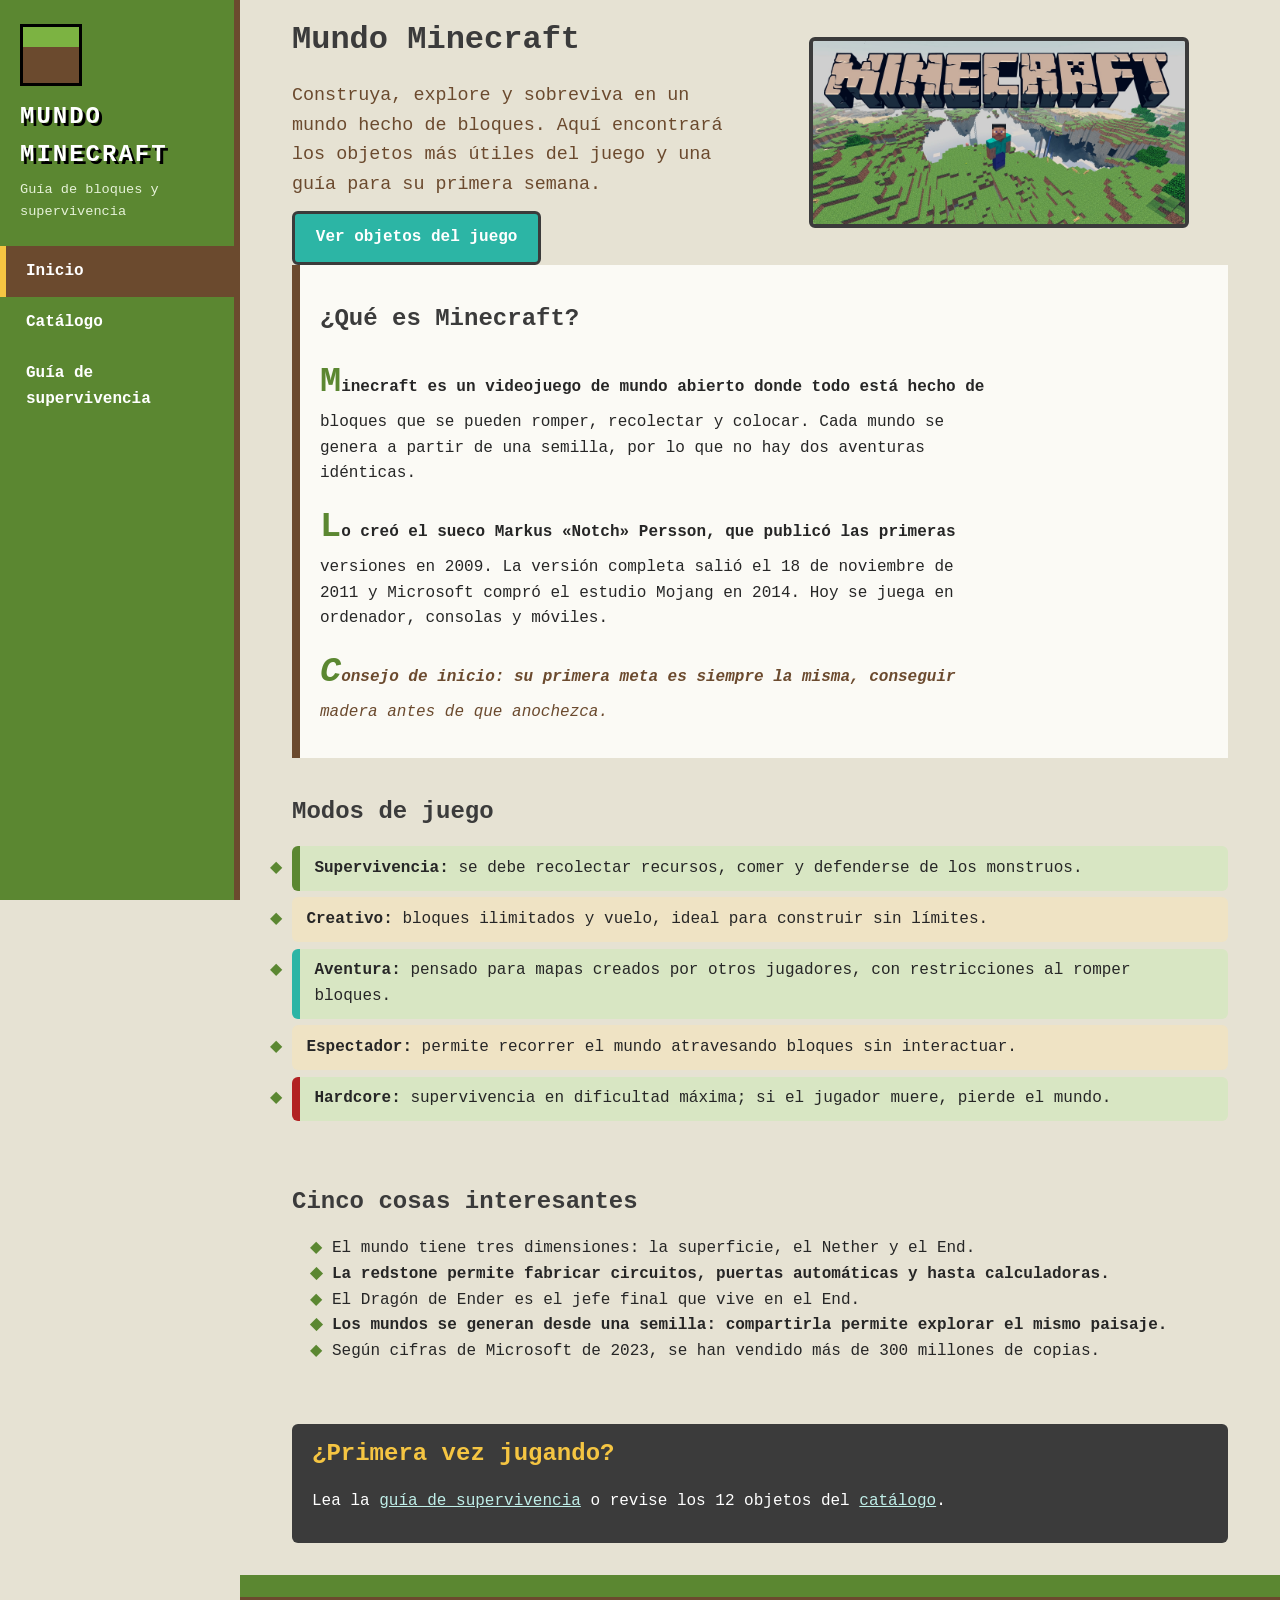
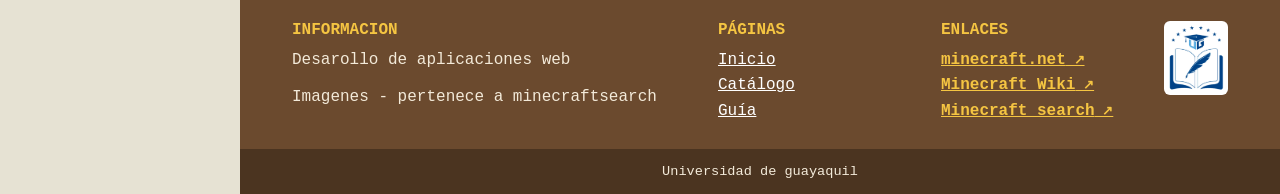
<file: index.html>
<!DOCTYPE html>
<html lang="es">
<head>
    <meta charset="UTF-8">
    <meta name="viewport" content="width=device-width, initial-scale=1.0">
    <title>Inicio · Mundo Minecraft</title>
    <!-- Hoja de estilo EXTERNA -->
    <link rel="stylesheet" href="css/styles.css">
    <!-- Hoja de estilo INTERNA: solo para la portada -->
    <style>
        .portada img {
            border: 4px solid var(--color-piedra);
            border-radius: var(--radio);
            max-width: 380px;
            margin: 0 auto;
            image-rendering: auto;
        }
        #historia {
            background-color: var(--color-papel);
            border-left: 8px solid var(--color-tierra);
            padding-left: 1.25rem;
        }
    </style>
</head>
<body>
    <div class="marco">
    <header id="cabecera">
        <div class="marca">
            <p class="logo">Mundo Minecraft</p>
            <p class="lema">Guía de bloques y supervivencia</p>
        </div>
        <nav aria-label="Menú principal"><ul><li><a class="menu activo" href="index.html" aria-current="page">Inicio</a></li><li><a class="menu" href="catalogo.html">Catálogo</a></li><li><a class="menu" href="pagina3.html">Guía de supervivencia</a></li></ul></nav>
    </header>
    <div class="derecha">
    <main>
        <div class="contenedor">
            <div class="portada">
                <div>
                    <h1>Mundo Minecraft</h1>
                    <p>Construya, explore y sobreviva en un mundo hecho de bloques. Aquí encontrará los objetos más útiles del juego y una guía para su primera semana.</p>
                    <a class="boton" href="catalogo.html">Ver objetos del juego</a>
                </div>
                <div>
                    <img src="Imagenes/portada_maicra.jpg" alt="portada" width="400" height="360">
                </div>
            </div>

            <section id="historia" class="texto-historia">
                <h2>¿Qué es Minecraft?</h2>
                <p>Minecraft es un videojuego de mundo abierto donde todo está hecho de bloques que se pueden romper, recolectar y colocar. Cada mundo se genera a partir de una semilla, por lo que no hay dos aventuras idénticas.</p>
                <p>Lo creó el sueco Markus «Notch» Persson, que publicó las primeras versiones en 2009. La versión completa salió el 18 de noviembre de 2011 y Microsoft compró el estudio Mojang en 2014. Hoy se juega en ordenador, consolas y móviles.</p>
                <p style="font-style: italic; color: #6b4a2e;">Consejo de inicio: su primera meta es siempre la misma, conseguir madera antes de que anochezca.</p>
            </section>

            <section>
                <h2>Modos de juego</h2>
                <ul class="lista-modos">
                    <li><strong>Supervivencia:</strong> se debe recolectar recursos, comer y defenderse de los monstruos.</li>
                    <li><strong>Creativo:</strong> bloques ilimitados y vuelo, ideal para construir sin límites.</li>
                    <li><strong>Aventura:</strong> pensado para mapas creados por otros jugadores, con restricciones al romper bloques.</li>
                    <li><strong>Espectador:</strong> permite recorrer el mundo atravesando bloques sin interactuar.</li>
                    <li><strong>Hardcore:</strong> supervivencia en dificultad máxima; si el jugador muere, pierde el mundo.</li>
                </ul>
            </section>

            <section>
                <h2>Cinco cosas interesantes</h2>
                <ul class="curiosidades">
                    <li>El mundo tiene tres dimensiones: la superficie, el Nether y el End.</li>
                    <li>La redstone permite fabricar circuitos, puertas automáticas y hasta calculadoras.</li>
                    <li>El Dragón de Ender es el jefe final que vive en el End.</li>
                    <li>Los mundos se generan desde una semilla: compartirla permite explorar el mismo paisaje.</li>
                    <li>Según cifras de Microsoft de 2023, se han vendido más de 300 millones de copias.</li>
                </ul>
            </section>

            <aside>
                <h2>¿Primera vez jugando?</h2>
                <p>Lea la <a href="pagina3.html">guía de supervivencia</a> o revise los 12 objetos del <a href="catalogo.html">catálogo</a>.</p>
            </aside>
        </div>
    </main>
    <footer>
        <div class="pasto" aria-hidden="true"></div>
        <div class="pie-cols">
            <div>
                <h2>Informacion</h2>
                <p>Desarollo de aplicaciones web</p>
                <p>Imagenes - pertenece a minecraftsearch</p>
            </div>
            <div>
                <h2>Páginas</h2>
                <ul>
                    <li><a href="index.html">Inicio</a></li>
                    <li><a href="catalogo.html">Catálogo</a></li>
                    <li><a href="pagina3.html">Guía</a></li>
                </ul>
            </div>
            <div>
                <h2>Enlaces</h2>
                <ul>
                    <li><a href="https://www.minecraft.net" target="_blank" rel="noopener">minecraft.net</a></li>
                    <li><a href="https://minecraft.wiki" target="_blank" rel="noopener">Minecraft Wiki</a></li>
                    <li><a href="https://minecraftsearch.com/es-ES" target="_blank" rel="noopener">Minecraft search</a></li>
                </ul>
            </div>
            <div>
                <img src="Imagenes/logo_ug.png" alt="Logo de la Universidad de Guayaquil" width="64" height="73">
            </div>
        </div>
        <p class="derechos">Universidad de guayaquil</p>
    </footer>
    </div>
    </div>
</body>
</html>
</file>
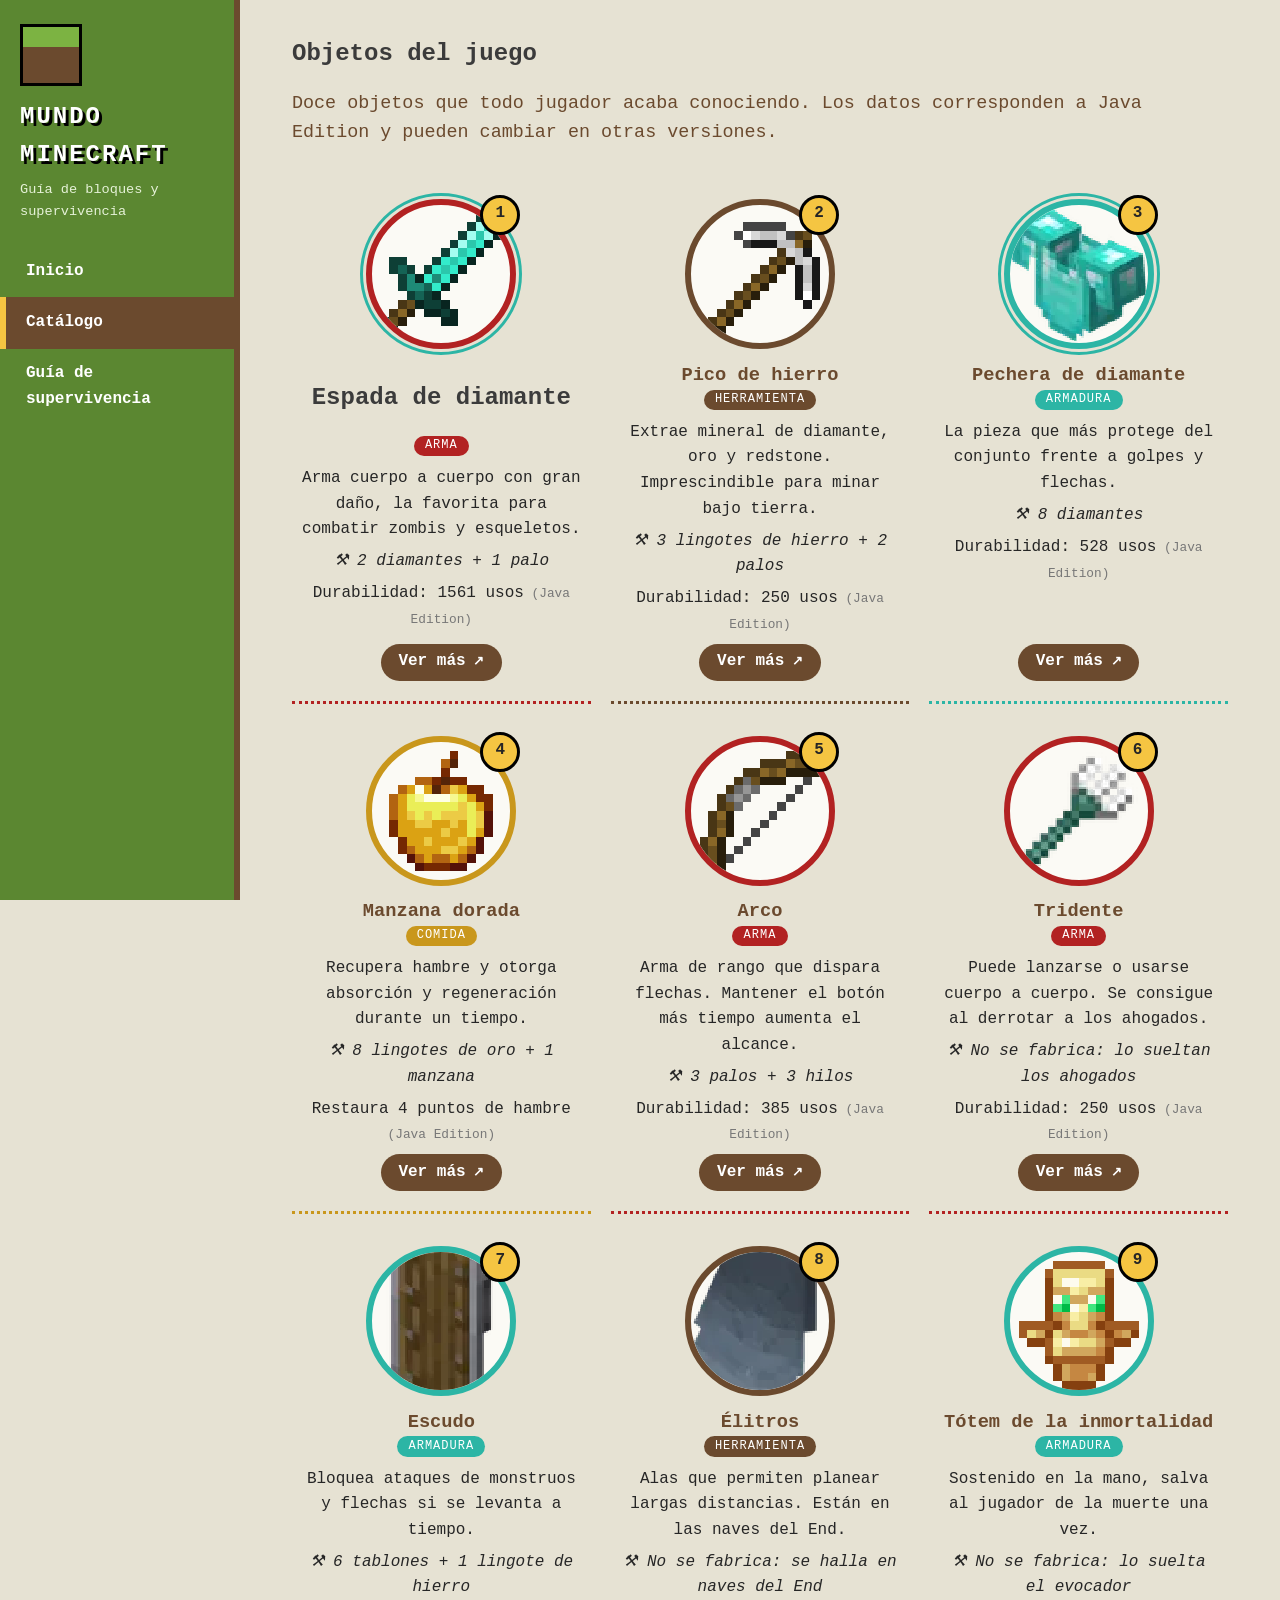
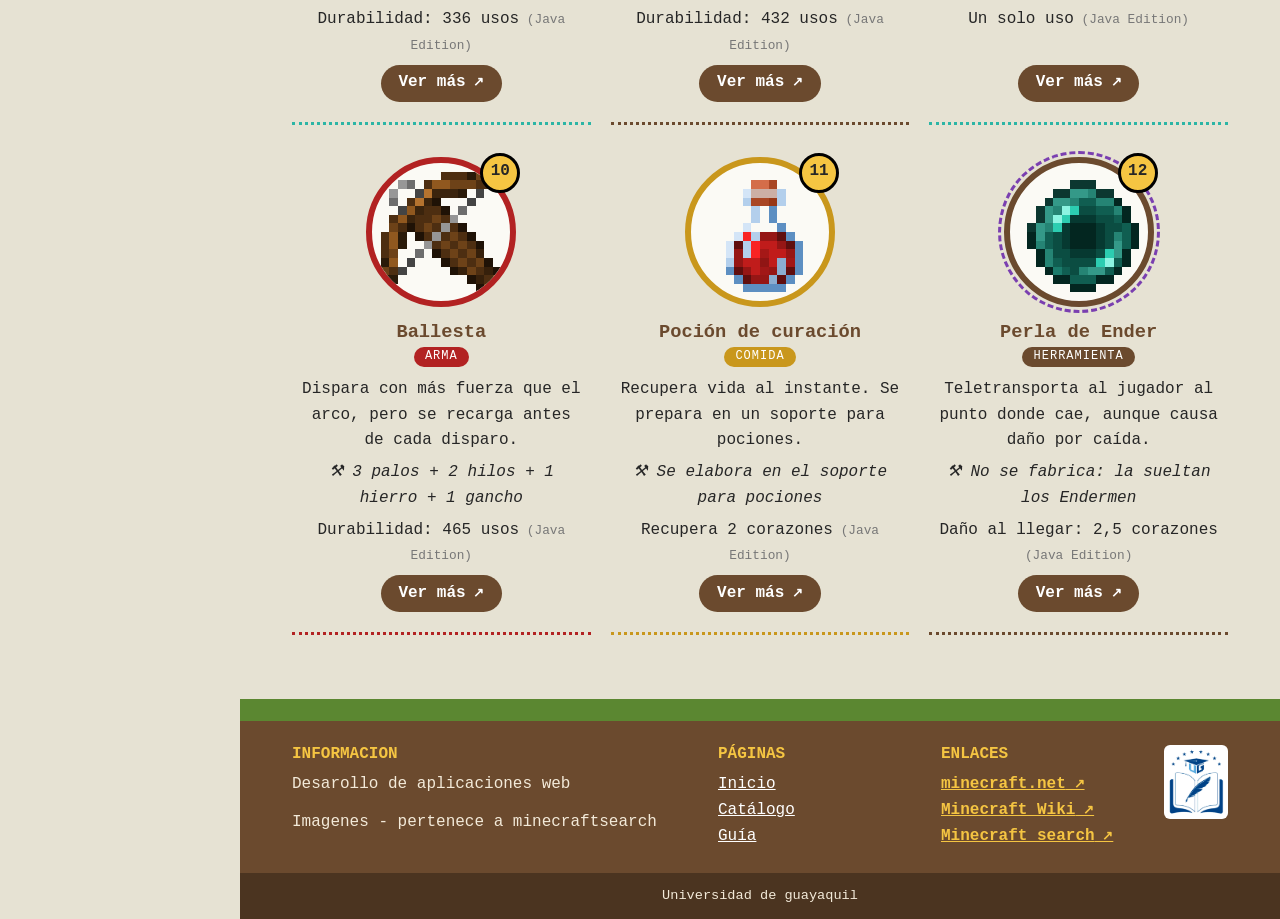
<file: catalogo.html>
<!DOCTYPE html>
<html lang="es">
<head>
    <meta charset="UTF-8">
    <meta name="viewport" content="width=device-width, initial-scale=1.0">
    <title>Catálogo · Mundo Minecraft</title>
    <!-- Hoja de estilo EXTERNA -->
    <link rel="stylesheet" href="css/styles.css">
</head>
<body>
    <div class="marco">
    <header id="cabecera">
        <div class="marca">
            <p class="logo">Mundo Minecraft</p>
            <p class="lema">Guía de bloques y supervivencia</p>
        </div>
        <nav aria-label="Menú principal"><ul><li><a class="menu" href="index.html">Inicio</a></li><li><a class="menu activo" href="catalogo.html" aria-current="page">Catálogo</a></li><li><a class="menu" href="pagina3.html">Guía de supervivencia</a></li></ul></nav>
    </header>
    <div class="derecha">
    <main>
        <div class="contenedor">
            <section>
                <h1>Objetos del juego</h1>
                <p>Doce objetos que todo jugador acaba conociendo. Los datos corresponden a Java Edition y pueden cambiar en otras versiones.</p>
            </section>
            <section class="catalogo" aria-label="Catálogo de objetos">
                <article class="tarjeta" data-tipo="arma">
                    <div class="circulo"><img src="Imagenes/Espada_diamante.png" alt="Espada de diamante" width="320" height="320"></div>
                    <h2>Espada de diamante</h2>
                    <p class="tipo">Arma</p>
                    <p>Arma cuerpo a cuerpo con gran daño, la favorita para combatir zombis y esqueletos.</p>
                    <p class="receta">2 diamantes + 1 palo</p>
                    <p class="dato">Durabilidad: 1561 usos</p>
                    <a href="https://minecraftsearch.com/es-ES/objetos/armas/espada-de-diamante" target="_blank" rel="noopener">Ver más</a>
                </article>
                <article class="tarjeta" data-tipo="herramienta">
                    <div class="circulo"><img src="Imagenes/pico_de_hierro.png" alt="Pico de hierro" width="320" height="320"></div>
                    <h3>Pico de hierro</h3>
                    <p class="tipo">Herramienta</p>
                    <p>Extrae mineral de diamante, oro y redstone. Imprescindible para minar bajo tierra.</p>
                    <p class="receta">3 lingotes de hierro + 2 palos</p>
                    <p class="dato">Durabilidad: 250 usos</p>
                    <a href="https://minecraftsearch.com/es-ES/objetos/herramientas/pico-de-hierro" target="_blank" rel="noopener">Ver más</a>
                </article>
                <article class="tarjeta" data-tipo="armadura">
                    <div class="circulo"><img src="Imagenes/pechera_de_diamante.webp" alt="Pechera de diamante" width="320" height="320"></div>
                    <h3>Pechera de diamante</h3>
                    <p class="tipo">Armadura</p>
                    <p>La pieza que más protege del conjunto frente a golpes y flechas.</p>
                    <p class="receta">8 diamantes</p>
                    <p class="dato">Durabilidad: 528 usos</p>
                    <a href="https://minecraftsearch.com/es-ES/objetos/equipamiento/peto-de-diamante" target="_blank" rel="noopener">Ver más</a>
                </article>
                <article class="tarjeta" data-tipo="comida">
                    <div class="circulo"><img src="Imagenes/manzana_dorada.png" alt="Manzana dorada" width="320" height="320"></div>
                    <h3>Manzana dorada</h3>
                    <p class="tipo">Comida</p>
                    <p>Recupera hambre y otorga absorción y regeneración durante un tiempo.</p>
                    <p class="receta">8 lingotes de oro + 1 manzana</p>
                    <p class="dato">Restaura 4 puntos de hambre</p>
                    <a href="https://minecraftsearch.com/es-ES/objetos/comida/manzana-dorada" target="_blank" rel="noopener">Ver más</a>
                </article>
                <article class="tarjeta" data-tipo="arma">
                    <div class="circulo"><img src="Imagenes/Arco.png" alt="Arco" width="320" height="320"></div>
                    <h3>Arco</h3>
                    <p class="tipo">Arma</p>
                    <p>Arma de rango que dispara flechas. Mantener el botón más tiempo aumenta el alcance.</p>
                    <p class="receta">3 palos + 3 hilos</p>
                    <p class="dato">Durabilidad: 385 usos</p>
                    <a href="https://minecraftsearch.com/es-ES/objetos/armas/arco" target="_blank" rel="noopener">Ver más</a>
                </article>
                <article class="tarjeta" data-tipo="arma">
                    <div class="circulo"><img src="Imagenes/tridente.webp" alt="Tridente" width="320" height="320"></div>
                    <h3>Tridente</h3>
                    <p class="tipo">Arma</p>
                    <p>Puede lanzarse o usarse cuerpo a cuerpo. Se consigue al derrotar a los ahogados.</p>
                    <p class="receta">No se fabrica: lo sueltan los ahogados</p>
                    <p class="dato">Durabilidad: 250 usos</p>
                    <a href="https://minecraftsearch.com/es-ES/objetos/armas/tridente" target="_blank" rel="noopener">Ver más</a>
                </article>
                <article class="tarjeta" data-tipo="armadura">
                    <div class="circulo"><img src="Imagenes/escudo.webp" alt="Escudo" width="320" height="320"></div>
                    <h3>Escudo</h3>
                    <p class="tipo">Armadura</p>
                    <p>Bloquea ataques de monstruos y flechas si se levanta a tiempo.</p>
                    <p class="receta">6 tablones + 1 lingote de hierro</p>
                    <p class="dato">Durabilidad: 336 usos</p>
                    <a href="https://minecraftsearch.com/es-ES/objetos/equipamiento/escudo" target="_blank" rel="noopener">Ver más</a>
                </article>
                <article class="tarjeta" data-tipo="herramienta">
                    <div class="circulo"><img src="Imagenes/elitros.webp" alt="Élitros" width="320" height="320"></div>
                    <h3>Élitros</h3>
                    <p class="tipo">Herramienta</p>
                    <p>Alas que permiten planear largas distancias. Están en las naves del End.</p>
                    <p class="receta">No se fabrica: se halla en naves del End</p>
                    <p class="dato">Durabilidad: 432 usos</p>
                    <a href="https://minecraftsearch.com/es-ES/objetos/equipamiento/%C3%A9litros" target="_blank" rel="noopener">Ver más</a>
                </article>
                <article class="tarjeta" data-tipo="armadura">
                    <div class="circulo"><img src="Imagenes/totem_de_inmortabilidad.png" alt="Tótem de la inmortalidad" width="320" height="320"></div>
                    <h3>Tótem de la inmortalidad</h3>
                    <p class="tipo">Armadura</p>
                    <p>Sostenido en la mano, salva al jugador de la muerte una vez.</p>
                    <p class="receta">No se fabrica: lo suelta el evocador</p>
                    <p class="dato">Un solo uso</p>
                    <a href="https://minecraftsearch.com/es-ES/objetos/equipamiento/t%C3%B3tem-de-inmortalidad" target="_blank" rel="noopener">Ver más</a>
                </article>
                <article class="tarjeta" data-tipo="arma">
                    <div class="circulo"><img src="Imagenes/ballesta.png" alt="Ballesta" width="320" height="320"></div>
                    <h3>Ballesta</h3>
                    <p class="tipo">Arma</p>
                    <p>Dispara con más fuerza que el arco, pero se recarga antes de cada disparo.</p>
                    <p class="receta">3 palos + 2 hilos + 1 hierro + 1 gancho</p>
                    <p class="dato">Durabilidad: 465 usos</p>
                    <a href="https://minecraftsearch.com/es-ES/objetos/armas/ballesta" target="_blank" rel="noopener">Ver más</a>
                </article>
                <article class="tarjeta" data-tipo="comida">
                    <div class="circulo"><img src="Imagenes/pocion_de_curacion.png" alt="Poción de curación" width="320" height="320"></div>
                    <h3>Poción de curación</h3>
                    <p class="tipo">Comida</p>
                    <p>Recupera vida al instante. Se prepara en un soporte para pociones.</p>
                    <p class="receta">Se elabora en el soporte para pociones</p>
                    <p class="dato">Recupera 2 corazones</p>
                    <a href="https://minecraftsearch.com/es-ES/objetos/pociones/poci%C3%B3n-de-curaci%C3%B3n" target="_blank" rel="noopener">Ver más</a>
                </article>
                <article class="tarjeta" data-tipo="herramienta">
                    <div class="circulo"><img src="Imagenes/perla_de_ender.png" alt="Perla de Ender" width="320" height="320"></div>
                    <h3>Perla de Ender</h3>
                    <p class="tipo">Herramienta</p>
                    <p>Teletransporta al jugador al punto donde cae, aunque causa daño por caída.</p>
                    <p class="receta">No se fabrica: la sueltan los Endermen</p>
                    <p class="dato">Daño al llegar: 2,5 corazones</p>
                    <a href="https://minecraftsearch.com/es-ES/objetos/recursos/perla-de-ender" target="_blank" rel="noopener">Ver más</a>
                    
                </article>
            </section>
        </div>
    </main>
    <footer>
        <div class="pasto" aria-hidden="true"></div>
        <div class="pie-cols">
            <section>
                <h2>Informacion</h2>
                <p>Desarollo de aplicaciones web</p>
                <p>Imagenes - pertenece a minecraftsearch</p>
            </section>
            <section>
                <h2>Páginas</h2>
                <ul>
                    <li><a href="index.html">Inicio</a></li>
                    <li><a href="catalogo.html">Catálogo</a></li>
                    <li><a href="pagina3.html">Guía</a></li>
                </ul>
            </section>
            <section>
                <h2>Enlaces</h2>
                <ul>
                    <li><a href="https://www.minecraft.net" target="_blank" rel="noopener">minecraft.net</a></li>
                    <li><a href="https://minecraft.wiki" target="_blank" rel="noopener">Minecraft Wiki</a></li>
                    <li><a href="https://minecraftsearch.com/es-ES" target="_blank" rel="noopener">Minecraft search</a></li>
                </ul>
            </section>
            <div>
                <img src="Imagenes/logo_ug.png" alt="Logo de la Universidad de Guayaquil" width="64" height="73">
            </div>
        </div>
        <p class="derechos">Universidad de guayaquil</p>
    </footer>
    </div>
    </div>
</body>
</html>
</file>
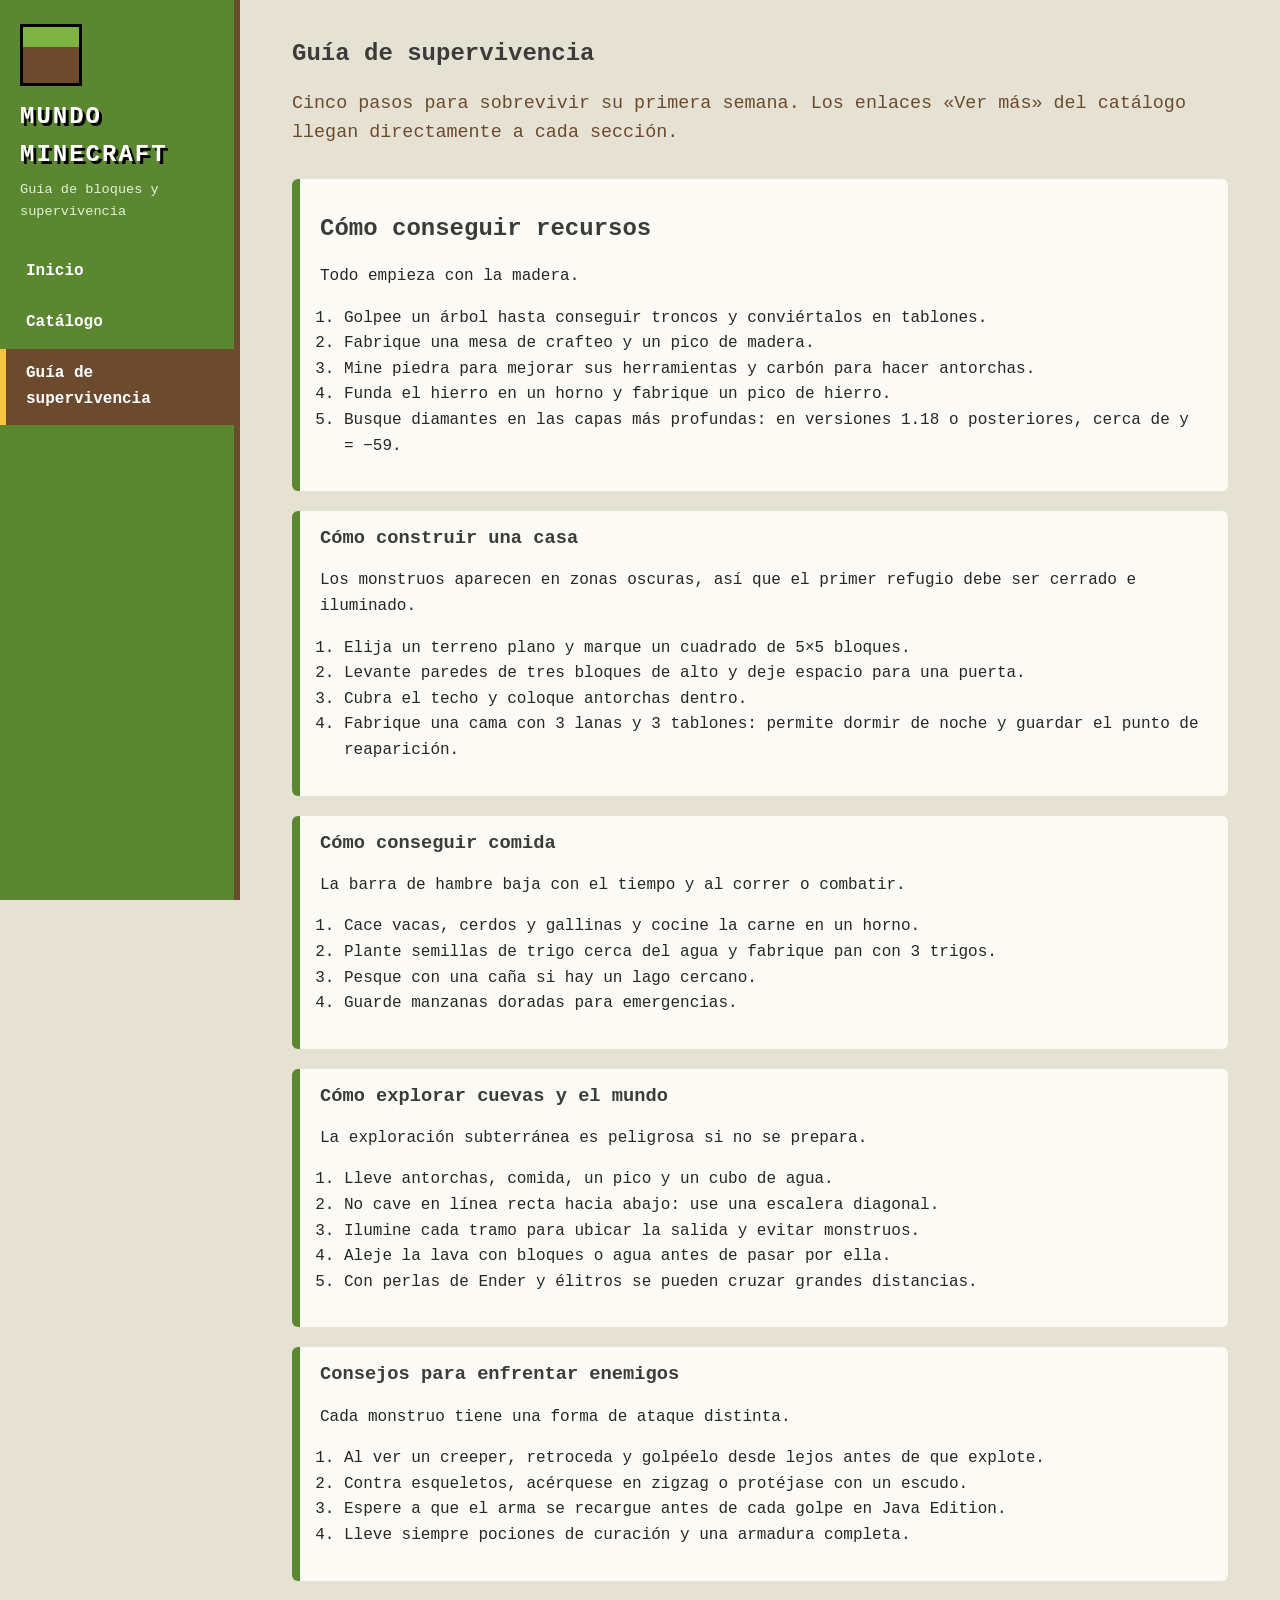
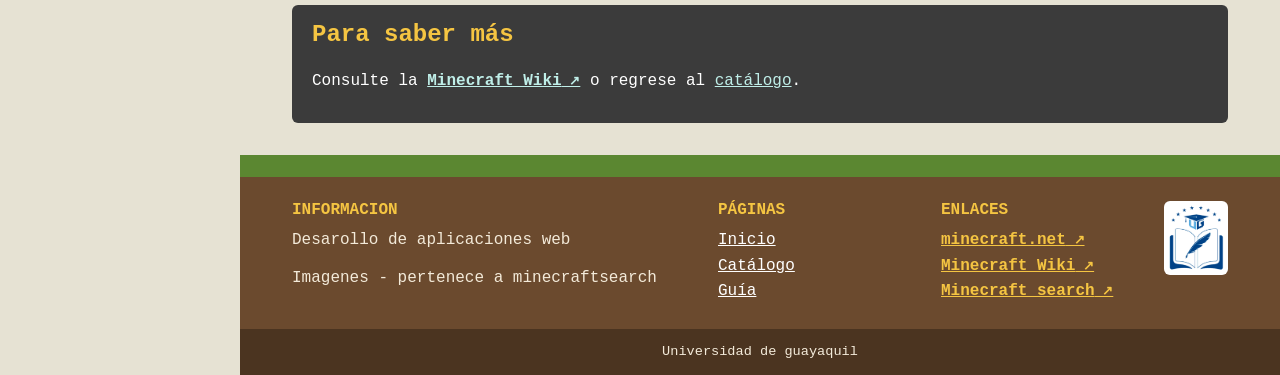
<file: pagina3.html>
<!DOCTYPE html>
<html lang="es">
<head>
    <meta charset="UTF-8">
    <meta name="viewport" content="width=device-width, initial-scale=1.0">
    <title>Guía · Mundo Minecraft</title>
    <!-- Hoja de estilo EXTERNA -->
    <link rel="stylesheet" href="css/styles.css">
</head>
<body>
    <div class="marco">
    <header id="cabecera">
        <div class="marca">
            <p class="logo">Mundo Minecraft</p>
            <p class="lema">Guía de bloques y supervivencia</p>
        </div>
        <nav aria-label="Menú principal"><ul><li><a class="menu" href="index.html">Inicio</a></li><li><a class="menu" href="catalogo.html">Catálogo</a></li><li><a class="menu activo" href="pagina3.html" aria-current="page">Guía de supervivencia</a></li></ul></nav>
    </header>
    <div class="derecha">
    <main>
        <div class="contenedor">
            <section>
                <h1>Guía de supervivencia</h1>
                <p>Cinco pasos para sobrevivir su primera semana. Los enlaces «Ver más» del catálogo llegan directamente a cada sección.</p>
            </section>
            <div>
            <article class="guia" id="recursos">
                <h2>Cómo conseguir recursos</h2>
                <p>Todo empieza con la madera.</p>
                <ol class="pasos"><li>Golpee un árbol hasta conseguir troncos y conviértalos en tablones.</li><li>Fabrique una mesa de crafteo y un pico de madera.</li><li>Mine piedra para mejorar sus herramientas y carbón para hacer antorchas.</li><li>Funda el hierro en un horno y fabrique un pico de hierro.</li><li>Busque diamantes en las capas más profundas: en versiones 1.18 o posteriores, cerca de y = −59.</li></ol>
            </article>
            <article class="guia" id="casa">
                <h3>Cómo construir una casa</h3>
                <p>Los monstruos aparecen en zonas oscuras, así que el primer refugio debe ser cerrado e iluminado.</p>
                <ol class="pasos"><li>Elija un terreno plano y marque un cuadrado de 5×5 bloques.</li><li>Levante paredes de tres bloques de alto y deje espacio para una puerta.</li><li>Cubra el techo y coloque antorchas dentro.</li><li>Fabrique una cama con 3 lanas y 3 tablones: permite dormir de noche y guardar el punto de reaparición.</li></ol>
            </article>
            <article class="guia" id="comida">
                <h3>Cómo conseguir comida</h3>
                <p>La barra de hambre baja con el tiempo y al correr o combatir.</p>
                <ol class="pasos"><li>Cace vacas, cerdos y gallinas y cocine la carne en un horno.</li><li>Plante semillas de trigo cerca del agua y fabrique pan con 3 trigos.</li><li>Pesque con una caña si hay un lago cercano.</li><li>Guarde manzanas doradas para emergencias.</li></ol>
            </article>
            <article class="guia" id="explorar">
                <h3>Cómo explorar cuevas y el mundo</h3>
                <p>La exploración subterránea es peligrosa si no se prepara.</p>
                <ol class="pasos"><li>Lleve antorchas, comida, un pico y un cubo de agua.</li><li>No cave en línea recta hacia abajo: use una escalera diagonal.</li><li>Ilumine cada tramo para ubicar la salida y evitar monstruos.</li><li>Aleje la lava con bloques o agua antes de pasar por ella.</li><li>Con perlas de Ender y élitros se pueden cruzar grandes distancias.</li></ol>
            </article>
            <article class="guia" id="enemigos">
                <h3>Consejos para enfrentar enemigos</h3>
                <p>Cada monstruo tiene una forma de ataque distinta.</p>
                <ol class="pasos"><li>Al ver un creeper, retroceda y golpéelo desde lejos antes de que explote.</li><li>Contra esqueletos, acérquese en zigzag o protéjase con un escudo.</li><li>Espere a que el arma se recargue antes de cada golpe en Java Edition.</li><li>Lleve siempre pociones de curación y una armadura completa.</li></ol>
            </article>
            </div>
            <aside>
                <h2>Para saber más</h2>
                <p>Consulte la <a href="https://minecraft.wiki" target="_blank" rel="noopener">Minecraft Wiki</a> o regrese al <a href="catalogo.html">catálogo</a>.</p>
            </aside>
        </div>
    </main>
    <footer>
        <div class="pasto" aria-hidden="true"></div>
        <div class="pie-cols">
            <section>
                <h2>Informacion</h2>
                <p>Desarollo de aplicaciones web</p>
                <p>Imagenes - pertenece a minecraftsearch</p>
            </section>
            <section>
                <h2>Páginas</h2>
                <ul>
                    <li><a href="index.html">Inicio</a></li>
                    <li><a href="catalogo.html">Catálogo</a></li>
                    <li><a href="pagina3.html">Guía</a></li>
                </ul>
            </section>
            <section>
                <h2>Enlaces</h2>
                <ul>
                    <li><a href="https://www.minecraft.net" target="_blank" rel="noopener">minecraft.net</a></li>
                    <li><a href="https://minecraft.wiki" target="_blank" rel="noopener">Minecraft Wiki</a></li>
                    <li><a href="https://minecraftsearch.com/es-ES" target="_blank" rel="noopener">Minecraft search</a></li>

                </ul>
            </section>
            <div>
                <img src="Imagenes/logo_ug.png" alt="Logo de la Universidad de Guayaquil" width="64" height="73">
            </div>
        </div>
        <p class="derechos">Universidad de guayaquil</p>
    </footer>
    </div>
    </div>
</body>
</html>
</file>
<file: css/styles.css>
/* ==========================================================
   HOJA EXTERNA – Mundo Minecraft (v3)
   ========================================================== */

/* ---------- VARIABLES GLOBALES ---------- */
:root {
    --color-pasto: #5b8731;
    --color-tierra: #6b4a2e;
    --color-piedra: #3b3b3b;
    --color-diamante: #2cb5a5;
    --color-oro: #f5c542;
    --color-fondo: #e6e2d3;
    --color-papel: #fbfaf5;
    --color-texto: #262626;
    --radio: 6px;
    --espacio: 1.25rem;
    --fuente: "Courier New", Courier, monospace;
}

/* ---------- UNIVERSAL ---------- */
* {
    box-sizing: border-box;
}

/* ---------- ELEMENTOS ---------- */
body {
    margin: 0;
    font-family: var(--fuente);
    background-color: var(--color-fondo);
    color: var(--color-texto);
    line-height: 1.6;
}

img {
    max-width: 100%;
    height: auto;
    display: block;
    image-rendering: pixelated;
}

p {
    margin: 0 0 0.75rem;
}

/* ---------- AGRUPADO ---------- */
h1, h2, h3 {
    color: var(--color-piedra);
    line-height: 1.2;
}

/* ---------- CLASE ---------- */
.contenedor {
    width: 90%;
    max-width: 1100px;
    margin: 0 auto;
}

/* ---------- MARCO GENERAL: móvil = una columna ---------- */
.derecha {
    min-width: 0;
}

/* ---------- BARRA LATERAL / ENCABEZADO (selector de id) ---------- */
#cabecera {
    background-color: var(--color-pasto);
    border-bottom: 6px solid var(--color-tierra);
    padding: 1rem 5%;
}

.marca {
    margin-bottom: 0.75rem;
}

.logo {
    margin: 0;
    font-size: 1.5rem;
    font-weight: bold;
    color: #fff;
    text-transform: uppercase;
    letter-spacing: 2px;
    text-shadow: 3px 3px 0 #000;
}

/* Bloque de pasto dibujado con CSS (pseudoelemento) */
.logo::before {
    content: "";
    display: inline-block;
    width: 36px;
    height: 36px;
    margin-right: 0.6rem;
    vertical-align: middle;
    background: linear-gradient(var(--color-oro) 0 0) 0 0 / 0 0 no-repeat,
                linear-gradient(#7cb342 0 35%, var(--color-tierra) 35%);
    border: 3px solid #000;
}

.lema {
    margin: 0.25rem 0 0;
    color: #e6f2d8;
    font-size: 0.85rem;
}

/* Hijo directo (>) */
nav > ul {
    list-style: none;
    margin: 0;
    padding: 0;
    display: flex;
    flex-wrap: wrap;
    gap: 0.25rem;
}

/* element.clase: enlaces del menú */
a.menu {
    display: block;
    padding: 0.55rem 0.9rem;
    border-bottom: 4px solid transparent;
    font-weight: bold;
    text-decoration: none;
}

/* Pseudoclases en orden LVHA */
a.menu:link {
    color: #fff;
}

a.menu:visited {
    color: #e6e2d3;
}

a.menu:hover {
    background-color: rgba(0, 0, 0, 0.25);
    border-bottom-color: var(--color-oro);
}

a.menu:active {
    color: var(--color-diamante);
}

a.menu.activo {
    background-color: var(--color-tierra);
    border-bottom-color: var(--color-oro);
}

/* ---------- DESCENDIENTE ---------- */
main section {
    padding: 1.25rem 0;
}

/* ---------- HERMANOS ---------- */
h2 ~ p {
    max-width: 70ch;
}

h1 + p {
    font-size: 1.15rem;
    color: var(--color-tierra);
}

/* ---------- PORTADA (Flexbox) ---------- */
.portada {
    display: flex;
    flex-wrap: wrap;
    align-items: center;
    gap: var(--espacio);
}

.portada > div {
    flex: 1 1 300px;
}

.boton {
    display: inline-block;
    padding: 0.7rem 1.3rem;
    background-color: var(--color-diamante);
    color: #fff;
    border: 3px solid var(--color-piedra);
    border-radius: var(--radio);
    font-weight: bold;
    text-decoration: none;
}

.boton:hover {
    background-color: var(--color-piedra);
}

/* ---------- PSEUDOELEMENTOS ---------- */
.texto-historia p::first-letter {
    font-size: 2.2rem;
    font-weight: bold;
    color: var(--color-pasto);
}

.texto-historia p::first-line {
    font-weight: bold;
}

::selection {
    background-color: var(--color-oro);
    color: #000;
}

ul li::marker {
    color: var(--color-pasto);
    content: "◆ ";
}

/* ---------- LISTAS ---------- */
.lista-modos {
    list-style: none;
    padding: 0;
    margin: 0;
}

.lista-modos li {
    background-color: #ccc;
    padding: 0.6rem 0.9rem;
    margin: 0.4rem 0;
    border-radius: var(--radio);
}

.lista-modos li:nth-child(odd) {
    background-color: #d8e6c3;
}

.lista-modos li:nth-child(even) {
    background-color: #efe3c4;
}

.lista-modos li:first-child {
    border-left: 8px solid var(--color-pasto);
}

.lista-modos li:last-child {
    border-left: 8px solid #b22222;
}

.lista-modos li:nth-child(3) {
    border-left: 8px solid var(--color-diamante);
}

.curiosidades li:nth-child(2n+2) {
    font-weight: bold;
}

/* ---------- ASIDE ---------- */
aside {
    background-color: var(--color-piedra);
    color: #fff;
    border-radius: var(--radio);
    padding: 1rem 1.25rem;
    margin: 1.5rem 0;
}

aside h2 {
    color: var(--color-oro);
    margin-top: 0;
}

aside a {
    color: #bfeee8;
}

/* ==========================================================
   CATÁLOGO SIN CAJAS: fichas circulares (Grid)
   ========================================================== */
.catalogo {
    display: grid;
    grid-template-columns: 1fr;
    gap: 2rem var(--espacio);
    padding-bottom: 2rem;
    counter-reset: objeto;
}

.tarjeta {
    /* variables LOCALES */
    --color-borde: var(--color-piedra);
    --color-etiqueta: var(--color-tierra);

    counter-increment: objeto;
    display: flex;
    flex-direction: column;
    align-items: center;
    text-align: center;
    padding: 0 0.5rem 1.25rem;
    border-bottom: 3px dotted var(--color-borde);
}

/* Imagen dentro de un círculo con anillo de color */
.circulo {
    position: relative;
    width: 150px;
    height: 150px;
    margin-bottom: 0.9rem;
}

.circulo img {
    width: 100%;
    height: 100%;
    object-fit: cover;
    border-radius: 50%;
    border: 6px solid var(--color-borde);
    background-color: var(--color-papel);
    transition: transform 0.2s;
}

.tarjeta:hover .circulo img {
    transform: rotate(-6deg) scale(1.05);
}

/* Número del objeto (contador CSS) */
.circulo::after {
    content: counter(objeto);
    position: absolute;
    right: -4px;
    top: -4px;
    min-width: 34px;
    height: 34px;
    line-height: 30px;
    text-align: center;
    background-color: var(--color-oro);
    border: 3px solid #000;
    border-radius: 50%;
    font-weight: bold;
}

.tarjeta h3 {
    margin: 0;
    color: var(--color-etiqueta);
}

.tarjeta .tipo {
    margin: 0.2rem 0 0.6rem;
    padding: 0.05rem 0.7rem;
    background-color: var(--color-borde);
    color: #fff;
    border-radius: 20px;
    font-size: 0.75rem;
    text-transform: uppercase;
    letter-spacing: 1px;
}

.tarjeta p {
    margin: 0 0 0.4rem;
}

.tarjeta .receta {
    font-style: italic;
}

.tarjeta .receta::before {
    content: "⚒ ";
}

.tarjeta .dato::after {
    content: " (Java Edition)";
    color: #777;
    font-size: 0.8em;
}

/* Selectores de atributo */
.tarjeta[data-tipo="arma"] {
    --color-borde: #b22222;
}

.tarjeta[data-tipo="armadura"] {
    --color-borde: var(--color-diamante);
}

.tarjeta[data-tipo="herramienta"] {
    --color-borde: var(--color-tierra);
}

.tarjeta[data-tipo="comida"] {
    --color-borde: #c9971c;
}

.tarjeta img[alt*="diamante"] {
    outline: 3px solid var(--color-diamante);
    outline-offset: 3px;
}

.tarjeta img[alt$="Ender"] {
    outline: 3px dashed #7a3fb0;
    outline-offset: 3px;
}

a[target] {
    font-weight: bold;
}

a[href^="http"]::after {
    content: " ↗";
    font-size: 0.8em;
}

/* Enlace «Ver más» como píldora */
.tarjeta > a {
    margin-top: auto;
    padding: 0.35rem 1.1rem;
    background-color: var(--color-etiqueta);
    color: #fff;
    border-radius: 20px;
    text-decoration: none;
}

.tarjeta > a:hover {
    background-color: var(--color-piedra);
}

/* ---------- PÁGINA 3 ---------- */
.guia {
    background-color: var(--color-papel);
    border-left: 8px solid var(--color-pasto);
    border-radius: var(--radio);
    padding: 1rem 1.25rem;
    margin-bottom: var(--espacio);
}

.guia:target {
    border-left-color: var(--color-oro);
    box-shadow: 0 0 0 3px var(--color-oro);
}

.guia h3 {
    margin-top: 0;
}

.pasos {
    padding-left: 1.5rem;
}

/* ==========================================================
   BARRA INFERIOR: pie en capas de terreno (Grid)
   ========================================================== */
footer {
    margin-top: 2rem;
    background-color: var(--color-tierra);
    color: #f3ead9;
}

/* Franja de pasto recta */
.pasto {
    height: 22px;
    background-color: var(--color-pasto);
}

.pie-cols {
    width: 90%;
    max-width: 1100px;
    margin: 0 auto;
    padding: 1.5rem 0;
    display: grid;
    grid-template-columns: 1fr;
    gap: 1.25rem;
}

.pie-cols h2 {
    margin: 0 0 0.5rem;
    font-size: 1rem;
    color: var(--color-oro);
    text-transform: uppercase;
}

.pie-cols ul {
    list-style: none;
    margin: 0;
    padding: 0;
}

/* Quita los rombos del marcador dentro del pie */
.pie-cols li::marker {
    content: "";
}

.pie-cols a {
    color: #fff;
}

.pie-cols img {
    width: 64px;
    background-color: #fff;
    border-radius: var(--radio);
    padding: 3px;
    image-rendering: auto;
}

.derechos {
    margin: 0;
    padding: 0.75rem 5%;
    text-align: center;
    background-color: rgba(0, 0, 0, 0.3);
    font-size: 0.85rem;
}

/* !important visto en clase */
footer li a[target="_blank"] {
    color: var(--color-oro) !important;
}

/* ==========================================================
   MEDIA QUERIES
   ========================================================== */

/* Tableta: 2 columnas */
@media (min-width: 600px) {
    .catalogo {
        grid-template-columns: repeat(2, 1fr);
    }
    .pie-cols {
        grid-template-columns: 1fr 1fr;
    }
}

/* Escritorio: 3 columnas + barra lateral */
@media (min-width: 960px) {
    .catalogo {
        grid-template-columns: repeat(3, 1fr);
    }
    .pie-cols {
        grid-template-columns: 2fr 1fr 1fr auto;
    }

    /* Flexbox: marco con menú lateral fijo */
    .marco {
        display: flex;
        align-items: flex-start;
    }
    #cabecera {
        flex: 0 0 240px;
        position: sticky;
        top: 0;
        height: 100vh;
        padding: 1.5rem 0;
        border-bottom: none;
        border-right: 6px solid var(--color-tierra);
    }
    .marca {
        padding: 0 1.25rem;
        margin-bottom: 1.5rem;
    }
    .logo::before {
        display: block;
        width: 56px;
        height: 56px;
        margin: 0 0 0.75rem;
    }
    nav > ul {
        flex-direction: column;
        gap: 0;
    }
    a.menu {
        padding: 0.8rem 1.25rem;
        border-bottom: none;
        border-left: 6px solid transparent;
    }
    a.menu:hover,
    a.menu.activo {
        border-left-color: var(--color-oro);
        border-bottom-color: transparent;
    }
    .derecha {
        flex: 1;
    }
}

/* Móvil muy pequeño */
@media (max-width: 400px) {
    :root {
        --espacio: 0.75rem;
    }
}
</file>
